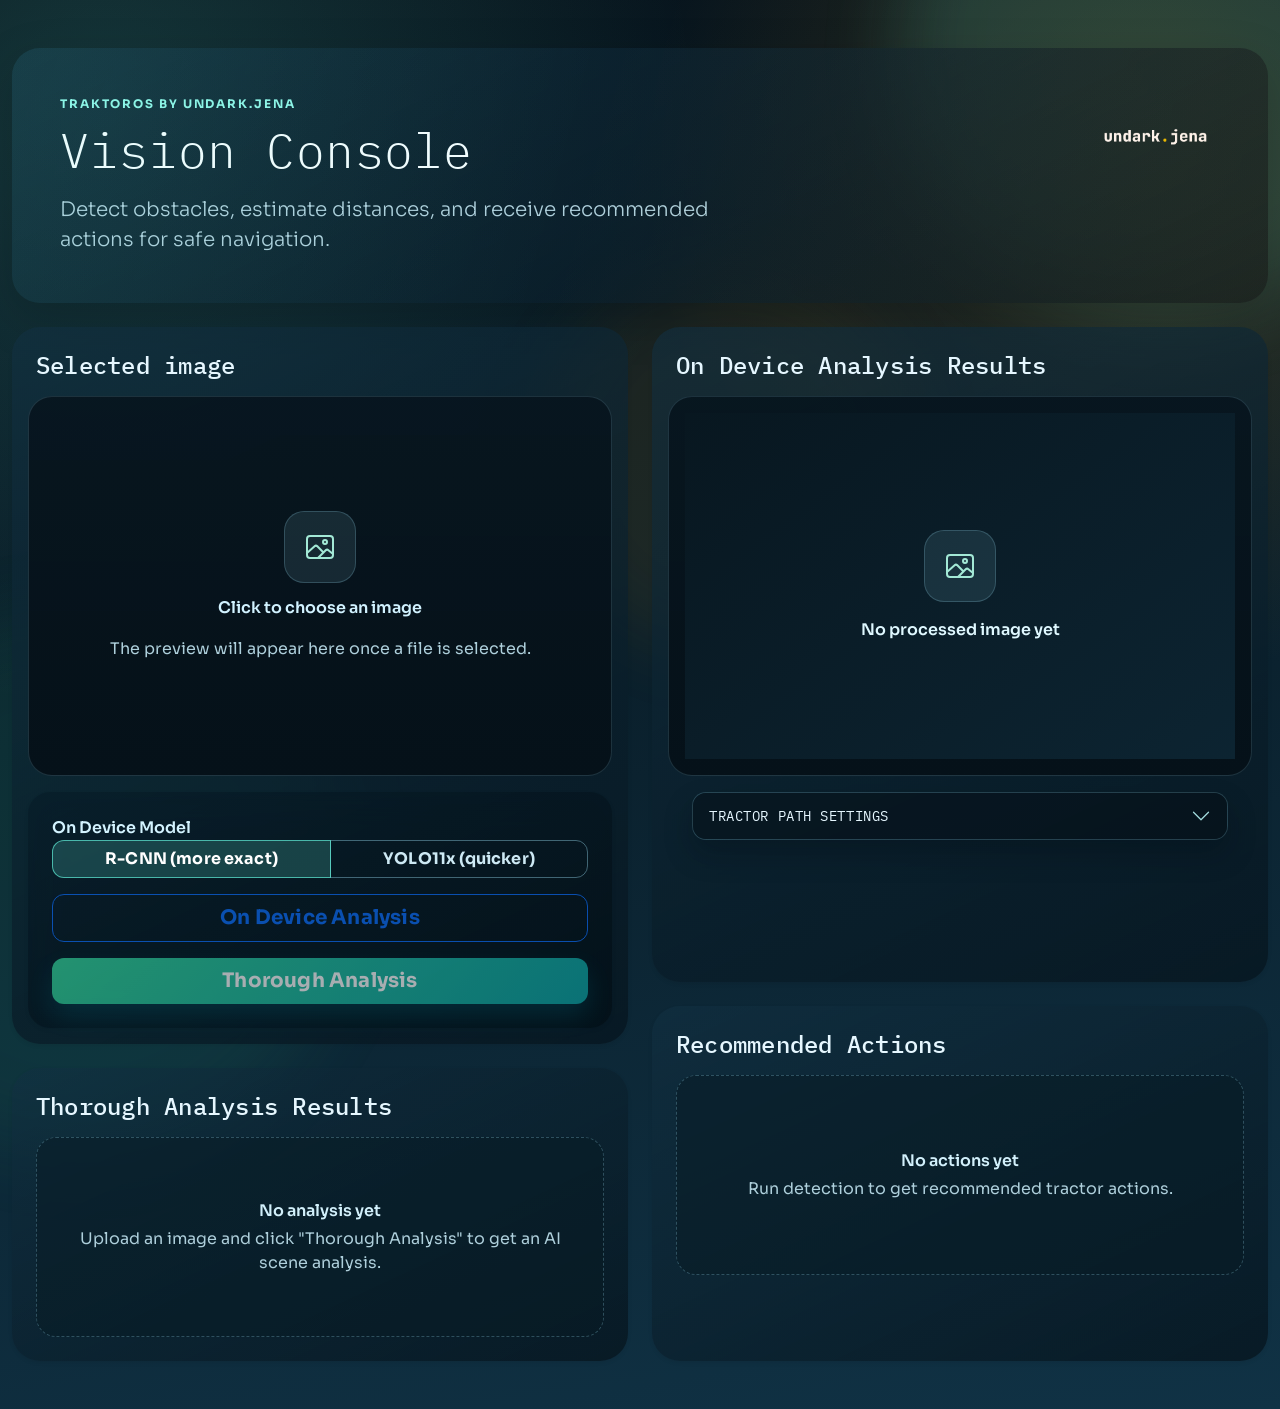
<file: frontend/index.html>
<!DOCTYPE html>
<html lang="en">
<head>
    <meta charset="UTF-8">
    <meta name="viewport" content="width=device-width, initial-scale=1.0">
    <title>Traktoros Vision Console</title>
    <link rel="preconnect" href="https://fonts.googleapis.com">
    <link rel="preconnect" href="https://fonts.gstatic.com" crossorigin>
    <link href="https://fonts.googleapis.com/css2?family=Inter:wght@400;500;600;700;800&family=Space+Grotesk:wght@500;700&display=swap" rel="stylesheet">
    <link href="https://cdn.jsdelivr.net/npm/bootstrap@5.3.3/dist/css/bootstrap.min.css" rel="stylesheet">
    <link rel="stylesheet" href="style.css">
</head>
<body class="app-shell">
    <div class="bg-orb bg-orb-1" aria-hidden="true"></div>
    <div class="bg-orb bg-orb-2" aria-hidden="true"></div>
    <div class="bg-orb bg-orb-3" aria-hidden="true"></div>
    <main class="container-fluid app-container py-4 py-lg-5">
        <section class="hero card border-0 shadow-lg mb-4">
            <div class="card-body p-4 p-lg-5">
                <div class="d-flex flex-column flex-lg-row gap-4 align-items-lg-center justify-content-between">
                    <div class="hero-copy">
                        <p class="eyebrow mb-2">Traktoros by undark.jena</p>
                        <h1 class="display-5 mb-3">Vision Console</h1>
                        <p class="lead mb-0 text-body-secondary">Detect obstacles, estimate distances, and receive recommended actions for safe navigation.</p>
                    </div>
                    <img src="icons/undark_logo.png" alt="undark.jena logo" class="align-self-start" style="height:80px;object-fit:contain;">
                    </div>
                </div>
            </div>
        </section>

        <section class="dashboard-grid">
            <div class="row g-4">
                <div class="col-12 col-xl-6 d-flex flex-column gap-4">
                    <article class="card panel-card border-0 shadow-sm flex-fill">
                        <div class="card-header bg-transparent border-0 pt-4 px-4 pb-0">
                            <h2 class="h4 mb-0">Selected image</h2>
                        </div>
                        <div class="card-body p-3">
                            <label for="imageInput" class="preview-frame preview-picker">
                                <div id="selectedImageEmptyState" class="preview-picker-content">
                                    <div class="preview-picker-icon">
                                        <img src="icons/image-outline.svg" alt="" aria-hidden="true">
                                    </div>
                                    <p class="mb-1 fw-semibold">Click to choose an image</p>
                                    <p class="mb-0 text-body-secondary">The preview will appear here once a file is selected.</p>
                                </div>
                                <img id="selectedImagePreview" class="preview-image d-none" alt="Selected image preview">
                            </label>
                            <input type="file" id="imageInput" class="d-none" accept="image/jpeg">
                            <div class="control-panel card border-0 shadow-sm mt-3">
                                <div class="card-body p-3 p-lg-4">
                                    <div class="d-flex flex-column gap-3">
                                        <div class="mode-toggle">
                                            <span class="form-label mb-0 fw-semibold">On Device Model</span>
                                            <div class="btn-group w-100" role="group" aria-label="On Device Model">
                                                <input type="radio" class="btn-check" name="model" id="modelFasterRCNN" value="fasterrcnn_resnet50_fpn" checked>
                                                <label class="btn btn-outline-primary" for="modelFasterRCNN">R-CNN (more exact)</label>

                                                <input type="radio" class="btn-check" name="model" id="modelYOLO11x" value="yolo11x">
                                                <label class="btn btn-outline-primary" for="modelYOLO11x">YOLO11x (quicker)</label>
                                            </div>
                                        </div>
                                        <button id="uploadBtn" class="btn btn-outline-primary btn-lg" disabled>On Device Analysis</button>
                                        <button id="bedrockBtn" class="btn btn-primary btn-lg" disabled>Thorough Analysis</button>
                                    </div>
                                </div>
                            </div>
                        </div>
                    </article>

                    <article class="card panel-card border-0 shadow-sm flex-fill">
                        <div class="card-header bg-transparent border-0 pt-4 px-4 pb-0">
                            <h2 class="h4 mb-0">Thorough Analysis Results</h2>
                        </div>
                        <div class="card-body p-4 pt-3">
                            <div id="bedrockEmpty" class="empty-slot">
                                <p class="mb-1 fw-semibold">No analysis yet</p>
                                <p class="mb-0 text-body-secondary">Upload an image and click "Thorough Analysis" to get an AI scene analysis.</p>
                            </div>
                            <div id="bedrockSkeleton" class="bedrock-skeleton d-none" aria-live="polite" aria-label="Loading analysis">
                                <div class="analysis-card placeholder-glow">
                                    <div class="analysis-card-header">
                                        <span class="placeholder col-4"></span>
                                        <span class="placeholder col-2"></span>
                                    </div>
                                    <span class="placeholder col-10"></span>
                                </div>
                                <div class="analysis-card placeholder-glow">
                                    <div class="analysis-card-header">
                                        <span class="placeholder col-4"></span>
                                        <span class="placeholder col-2"></span>
                                    </div>
                                    <span class="placeholder col-10"></span>
                                </div>
                                <div class="analysis-card placeholder-glow">
                                    <div class="analysis-card-header">
                                        <span class="placeholder col-4"></span>
                                        <span class="placeholder col-2"></span>
                                    </div>
                                    <span class="placeholder col-10"></span>
                                </div>
                                <div class="analysis-card placeholder-glow">
                                    <div class="analysis-card-header">
                                        <span class="placeholder col-4"></span>
                                        <span class="placeholder col-2"></span>
                                    </div>
                                    <span class="placeholder col-10"></span>
                                </div>
                            </div>
                            <div id="bedrockResults" class="d-none">
                                <div id="bedrockDetections" class="analysis-list"></div>
                            </div>
                        </div>
                    </article>
                </div>

                <div class="col-12 col-xl-6 d-flex flex-column gap-4">
                    <article class="card panel-card border-0 shadow-sm flex-fill">
                        <div class="card-header bg-transparent border-0 pt-4 px-4 pb-0">
                            <h2 class="h4 mb-0">On Device Analysis Results</h2>
                        </div>
                        <div class="card-body p-3">
                            <div class="preview-frame preview-frame-processed">
                                <div id="processedImagePlaceholder" class="preview-placeholder preview-placeholder-image">
                                    <div class="preview-placeholder-icon" aria-hidden="true">
                                        <img src="icons/image-outline.svg" alt="" aria-hidden="true">
                                    </div>
                                    <p class="placeholder-caption mb-0">No processed image yet</p>
                                </div>
                                <div id="processedSpinner" class="preview-placeholder preview-processing is-hidden" aria-live="polite" aria-label="Processing image">
                                    <div class="spinner-border text-primary" role="status"></div>
                                    <p class="mb-0 mt-3 fw-semibold">Processing image</p>
                                </div>
                                <canvas id="processedCanvas" class="preview-canvas d-none"></canvas>
                            </div>
                            <div class="px-4 pb-4 pt-3">
                                <div class="accordion mb-3" id="pathSettingsAccordion">
                                    <div class="accordion-item bg-transparent border">
                                        <h3 class="accordion-header" id="pathSettingsHeading">
                                            <button class="accordion-button collapsed" type="button" data-bs-toggle="collapse" data-bs-target="#pathSettingsCollapse" aria-expanded="false" aria-controls="pathSettingsCollapse">
                                                Tractor path settings
                                            </button>
                                        </h3>
                                        <div id="pathSettingsCollapse" class="accordion-collapse collapse" aria-labelledby="pathSettingsHeading" data-bs-parent="#pathSettingsAccordion">
                                            <div class="accordion-body pt-3">
                                                <div class="mode-toggle mb-3">
                                                    <span class="form-label mb-0 fw-semibold">Tractor width</span>
                                                    <div class="d-flex align-items-center gap-2">
                                                        <input type="range" class="form-range flex-grow-1" id="tractorWidth" min="10" max="200" value="90">
                                                        <span id="tractorWidthLabel" class="text-nowrap" style="min-width:3.5rem">90%</span>
                                                    </div>
                                                </div>
                                                <div class="mode-toggle">
                                                    <span class="form-label mb-0 fw-semibold">Horizon line</span>
                                                    <div class="d-flex align-items-center gap-2">
                                                        <input type="range" class="form-range flex-grow-1" id="horizonLine" min="5" max="80" value="36">
                                                        <span id="horizonLineLabel" class="text-nowrap" style="min-width:3.5rem">36%</span>
                                                    </div>
                                                </div>
                                            </div>
                                        </div>
                                    </div>
                                </div>
                                <div class="accordion mb-3 d-none" id="qualityAccordion">
                                    <div class="accordion-item bg-transparent border">
                                        <h3 class="accordion-header" id="qualityHeading">
                                            <button class="accordion-button collapsed" type="button" data-bs-toggle="collapse" data-bs-target="#qualityCollapse" aria-expanded="false" aria-controls="qualityCollapse">
                                                <span id="qualityBannerTitle">Image quality</span>
                                            </button>
                                        </h3>
                                        <div id="qualityCollapse" class="accordion-collapse collapse" aria-labelledby="qualityHeading" data-bs-parent="#qualityAccordion">
                                            <div class="accordion-body pt-3" id="qualityDetails"></div>
                                        </div>
                                    </div>
                                </div>
                                <h3 id="detectionInfoHeading" class="h6 mb-2 d-none">Detected objects</h3>
                                <div id="detectionInfo" class="detection-info"></div>
                                <div class="accordion mt-3 d-none" id="depthMapAccordion">
                                    <div class="accordion-item bg-transparent border">
                                        <h3 class="accordion-header" id="depthMapHeading">
                                            <button class="accordion-button collapsed" type="button" data-bs-toggle="collapse" data-bs-target="#depthMapCollapse" aria-expanded="false" aria-controls="depthMapCollapse">
                                                View Estimated Depth Map
                                            </button>
                                        </h3>
                                        <div id="depthMapCollapse" class="accordion-collapse collapse" aria-labelledby="depthMapHeading" data-bs-parent="#depthMapAccordion">
                                            <div class="accordion-body pt-3">
                                                <div id="depthMapContainer" class="d-none">
                                                    <img id="depthMapImage" class="preview-image" alt="Depth map" style="width:100%;border-radius:12px;">
                                                </div>
                                                <div id="depthMapEmpty" class="empty-slot">
                                                    <p class="mb-1 fw-semibold">No depth map yet</p>
                                                    <p class="mb-0 text-body-secondary">Run detection to generate a MiDaS depth estimate.</p>
                                                </div>
                                            </div>
                                        </div>
                                    </div>
                                </div>
                            </div>
                        </div>
                    </article>

                    <article class="card panel-card border-0 shadow-sm flex-fill">
                        <div class="card-header bg-transparent border-0 pt-4 px-4 pb-0">
                            <h2 class="h4 mb-0">Recommended Actions</h2>
                        </div>
                        <div class="card-body p-4 pt-3">
                            <div id="actionsEmpty" class="empty-slot">
                                <p class="mb-1 fw-semibold">No actions yet</p>
                                <p class="mb-0 text-body-secondary">Run detection to get recommended tractor actions.</p>
                            </div>
                            <div id="actionsResults" class="d-none">
                                <div id="actionsList" class="analysis-list"></div>
                            </div>
                        </div>
                    </article>
                </div>
            </div>
        </section>
    </main>

    <script src="https://cdn.jsdelivr.net/npm/bootstrap@5.3.3/dist/js/bootstrap.bundle.min.js"></script>
    <script src="app.js"></script>
</body>
</html>
</file>
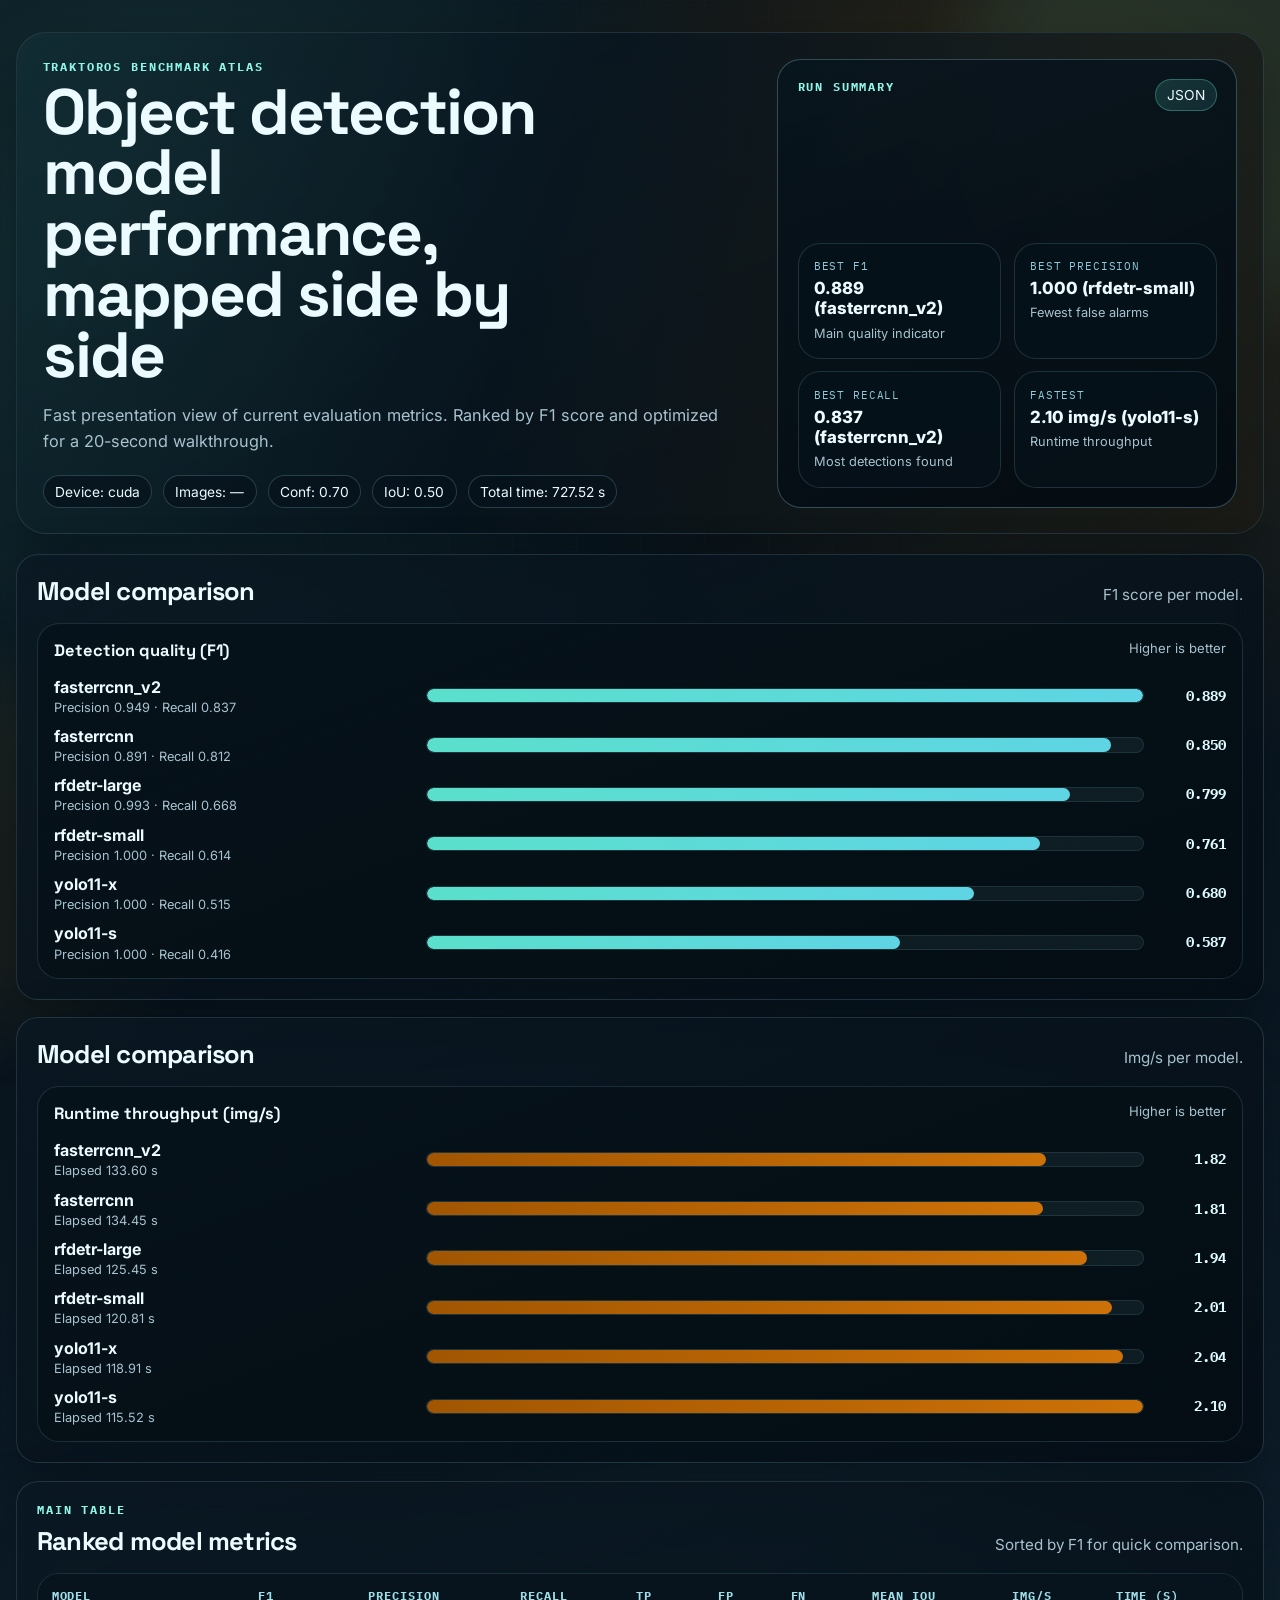
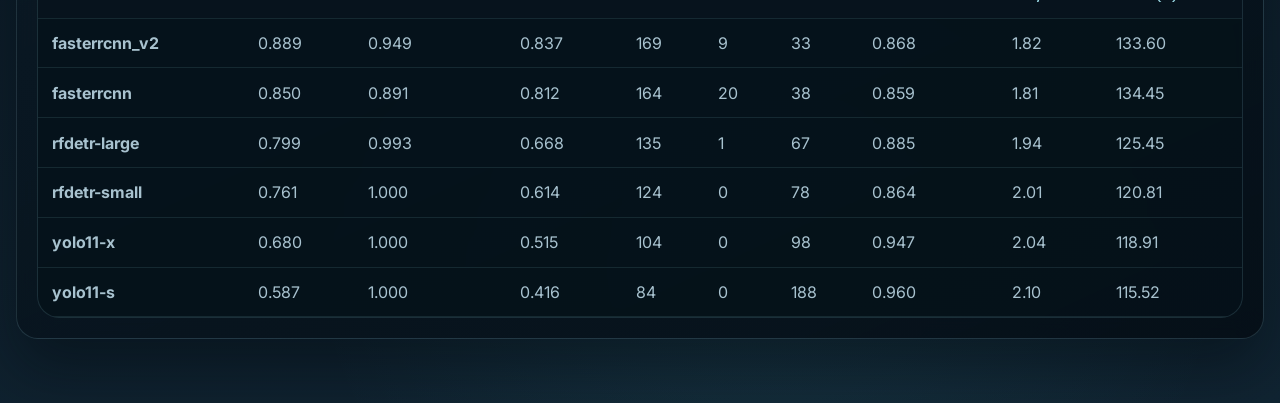
<file: frontend/model-comparison/index.html>
<!DOCTYPE html>
<html lang="en">
<head>
    <meta charset="UTF-8">
    <meta name="viewport" content="width=device-width, initial-scale=1.0">
    <title>Traktoros Model Comparison</title>
    <link rel="preconnect" href="https://fonts.googleapis.com">
    <link rel="preconnect" href="https://fonts.gstatic.com" crossorigin>
    <link href="https://fonts.googleapis.com/css2?family=Inter:wght@400;500;600;700;800&family=Space+Grotesk:wght@500;700&family=IBM+Plex+Mono:wght@400;500;600&display=swap" rel="stylesheet">
    <link rel="stylesheet" href="style.css">
</head>
<body>
    <div class="background-grid" aria-hidden="true"></div>
    <div class="orb orb-a" aria-hidden="true"></div>
    <div class="orb orb-b" aria-hidden="true"></div>

    <main class="shell">
        <section class="hero">
            <div class="hero-copy">
                <p class="eyebrow">Traktoros benchmark atlas</p>
                <h1>Object detection model performance, mapped side by side</h1>
                <p class="lead">
                    Fast presentation view of current evaluation metrics.
                    Ranked by F1 score and optimized for a 20-second walkthrough.
                </p>
                <div class="hero-meta" id="heroMeta"></div>
            </div>
            <aside class="hero-panel">
                <div class="hero-panel-header">
                    <span class="panel-kicker">Run summary</span>
                    <span class="panel-badge">JSON</span>
                </div>
                <div class="snapshot-grid" id="snapshotGrid"></div>
            </aside>
        </section>

        <section class="section-card">
            <div class="section-header compact">
                <div>
                    <h2>Model comparison</h2>
                </div>
                <p class="section-subtitle">F1 score per model.</p>
            </div>
            <div class="chart-stack single-chart">
                <div class="chart-card">
                    <div class="chart-header">
                        <h3>Detection quality (F1)</h3>
                        <span class="chart-caption">Higher is better</span>
                    </div>
                    <div id="f1Chart" class="bar-chart"></div>
                </div>
            </div>
        </section>

        <section class="section-card">
            <div class="section-header compact">
                <div>
                    <h2>Model comparison</h2>
                </div>
                <p class="section-subtitle">Img/s per model.</p>
            </div>
            <div class="chart-stack single-chart">
                <div class="chart-card">
                    <div class="chart-header">
                        <h3>Runtime throughput (img/s)</h3>
                        <span class="chart-caption">Higher is better</span>
                    </div>
                    <div id="imgPerSecChart" class="bar-chart"></div>
                </div>
            </div>
        </section>

        <section class="section-card">
            <div class="section-header compact">
                <div>
                    <p class="section-kicker">Main table</p>
                    <h2>Ranked model metrics</h2>
                </div>
                <p class="section-subtitle">Sorted by F1 for quick comparison.</p>
            </div>
            <div class="table-wrap">
                <table class="comparison-table">
                    <thead>
                        <tr>
                            <th>Model</th>
                            <th>F1</th>
                            <th>Precision</th>
                            <th>Recall</th>
                            <th>TP</th>
                            <th>FP</th>
                            <th>FN</th>
                            <th>Mean IoU</th>
                            <th>Img/s</th>
                            <th>Time (s)</th>
                        </tr>
                    </thead>
                    <tbody id="comparisonTableBody"></tbody>
                </table>
            </div>
        </section>
    </main>

    <script src="app.js"></script>
</body>
</html>
</file>
<file: frontend/style.css>
@import url('https://fonts.googleapis.com/css2?family=Sora:wght@400;500;600;700;800&family=IBM+Plex+Mono:wght@400;500;600&display=swap');

:root {
    --bg-0: #07131b;
    --bg-1: #0a1f2b;
    --bg-2: #103245;
    --panel: rgba(8, 26, 36, 0.74);
    --panel-strong: rgba(5, 20, 29, 0.86);
    --line: rgba(137, 200, 219, 0.26);
    --text: #e6f7ff;
    --muted: #a8c6d4;
    --accent: #5eead4;
    --accent-2: #f59e0b;
    --danger: #f87171;
    --ok: #22c55e;
}

* {
    margin: 0;
    padding: 0;
    box-sizing: border-box;
}

html,
body {
    min-height: 100%;
}

body {
    font-family: 'Sora', sans-serif;
    color: var(--text);
    background:
        radial-gradient(circle at 8% 8%, rgba(94, 234, 212, 0.16), transparent 34%),
        radial-gradient(circle at 90% 12%, rgba(245, 158, 11, 0.18), transparent 30%),
        linear-gradient(170deg, var(--bg-0) 0%, var(--bg-1) 46%, var(--bg-2) 100%);
    min-height: 100vh;
}

.app-shell {
    overflow-x: hidden;
    position: relative;
}

.bg-orb {
    position: fixed;
    width: 34rem;
    height: 34rem;
    border-radius: 50%;
    filter: blur(40px);
    z-index: 0;
    pointer-events: none;
    opacity: 0.35;
    animation: floatOrb 12s ease-in-out infinite;
}

.bg-orb-1 {
    top: -14rem;
    right: -10rem;
    background: rgba(94, 234, 212, 0.42);
}

.bg-orb-2 {
    bottom: -16rem;
    left: -12rem;
    background: rgba(52, 211, 153, 0.26);
    animation-delay: -3s;
}

.bg-orb-3 {
    top: 30%;
    left: 42%;
    width: 24rem;
    height: 24rem;
    background: rgba(245, 158, 11, 0.24);
    animation-delay: -7s;
}

.app-container {
    max-width: 1620px;
    margin: 0 auto;
    position: relative;
    z-index: 2;
}

.hero,
.panel-card,
.control-panel {
    background: linear-gradient(155deg, rgba(18, 49, 67, 0.58), rgba(7, 23, 33, 0.86));
    color: var(--text);
    backdrop-filter: blur(16px);
    border: 1px solid var(--line);
    box-shadow: 0 28px 50px rgba(1, 11, 18, 0.35);
}

.hero,
.panel-card {
    border-radius: 28px;
}

.hero {
    overflow: hidden;
    position: relative;
}

.hero::before {
    content: '';
    position: absolute;
    inset: 0;
    background: linear-gradient(105deg, rgba(94, 234, 212, 0.08), transparent 45%, rgba(245, 158, 11, 0.08));
    pointer-events: none;
}

.hero-copy {
    max-width: 720px;
}

.eyebrow {
    text-transform: uppercase;
    letter-spacing: 0.16em;
    font-size: 0.74rem;
    color: #8ef5e7;
    font-weight: 700;
}

.display-5,
.h4 {
    font-family: 'IBM Plex Mono', monospace;
    letter-spacing: 0.01em;
}

.display-5 {
    color: #f3fdff;
    text-wrap: balance;
}

.lead {
    color: var(--muted) !important;
}

.hero-metrics {
    display: grid;
    width: min(100%, 460px);
    grid-template-columns: repeat(2, minmax(0, 1fr));
    gap: 0.75rem;
}

.metric-pill {
    background: rgba(7, 21, 31, 0.74);
    border: 1px solid rgba(137, 200, 219, 0.24);
    border-radius: 15px;
    padding: 0.75rem 0.9rem;
    display: flex;
    flex-direction: column;
    gap: 0.22rem;
}

.metric-pill-wide {
    grid-column: span 2;
}

.metric-label {
    font-family: 'IBM Plex Mono', monospace;
    font-size: 0.72rem;
    letter-spacing: 0.04em;
    text-transform: uppercase;
    color: #8ec8db;
}

.metric-value {
    color: #f3fdff;
    font-weight: 700;
    font-size: 0.92rem;
    white-space: nowrap;
    overflow: hidden;
    text-overflow: ellipsis;
}

.panel-card {
    overflow: hidden;
}

.control-panel {
    min-width: min(100%, 460px);
    border-radius: 22px;
    border-color: rgba(94, 234, 212, 0.22);
    background: linear-gradient(155deg, rgba(8, 30, 42, 0.72), rgba(4, 17, 25, 0.9));
}

.form-label {
    color: #d3f3ff;
}

.status-hint {
    border-radius: 12px;
    border: 1px solid rgba(137, 200, 219, 0.24);
    background: rgba(6, 25, 35, 0.74);
    color: #a8c6d4;
    padding: 0.7rem 0.85rem;
    font-size: 0.88rem;
}

.btn {
    border-radius: 12px;
    font-weight: 700;
    letter-spacing: 0.01em;
}

.btn-primary {
    background: linear-gradient(132deg, #34d399 0%, #0ea5a8 100%);
    border: none;
    color: #06211e;
    box-shadow: 0 12px 26px rgba(6, 182, 212, 0.22);
}

.btn-primary:hover,
.btn-primary:focus-visible {
    background: linear-gradient(132deg, #4ade80 0%, #14b8a6 100%);
    color: #032018;
}

.btn-outline-primary {
    --bs-btn-color: #cde9f4;
    --bs-btn-border-color: rgba(137, 200, 219, 0.45);
    --bs-btn-hover-bg: rgba(94, 234, 212, 0.15);
    --bs-btn-hover-border-color: rgba(94, 234, 212, 0.6);
    --bs-btn-active-bg: rgba(94, 234, 212, 0.2);
    --bs-btn-active-border-color: rgba(94, 234, 212, 0.7);
}

.preview-frame {
    position: relative;
    min-height: 380px;
    display: flex;
    align-items: center;
    justify-content: center;
    border-radius: 24px;
    overflow: hidden;
    background: linear-gradient(180deg, rgba(8, 22, 31, 0.94), rgba(5, 17, 25, 1));
    border: 1px solid rgba(137, 200, 219, 0.18);
}

.preview-picker {
    display: flex;
    align-items: center;
    justify-content: center;
    text-decoration: none;
    cursor: pointer;
    padding: 1rem;
    transition: transform 0.22s ease, border-color 0.22s ease;
}

.preview-frame-processed {
    padding: 1rem;
}

.preview-picker:hover {
    border-color: rgba(94, 234, 212, 0.5);
    transform: translateY(-1px);
}

.preview-picker-content {
    display: flex;
    flex-direction: column;
    align-items: center;
    justify-content: center;
    text-align: center;
    gap: 0.8rem;
    color: #d1f2ff;
}

.preview-picker-content.is-hidden {
    display: none;
}

.preview-picker-icon,
.preview-placeholder-icon {
    width: 4.5rem;
    height: 4.5rem;
    border-radius: 1.25rem;
    display: grid;
    place-items: center;
    background: rgba(137, 200, 219, 0.12);
    border: 1px solid rgba(137, 200, 219, 0.24);
    color: #9cece0;
    flex: 0 0 auto;
}

.preview-picker-icon img,
.preview-placeholder-icon img {
    width: 2rem;
    height: 2rem;
    object-fit: contain;
    display: block;
    filter: invert(83%) sepia(21%) saturate(411%) hue-rotate(113deg) brightness(100%) contrast(95%);
}

.preview-placeholder,
.preview-processing {
    position: absolute;
    inset: 1rem;
    display: flex;
    flex-direction: column;
    align-items: center;
    justify-content: center;
    padding: 2rem;
}

.preview-picker .preview-placeholder,
.preview-picker .preview-processing {
    inset: 0;
}

.preview-placeholder {
    background: linear-gradient(145deg, rgba(8, 23, 32, 0.96), rgba(13, 38, 52, 0.9));
}

.preview-placeholder.is-hidden {
    display: none;
}

.preview-placeholder-image {
    gap: 1rem;
}

.placeholder-caption {
    color: #dff8ff;
    font-weight: 600;
}

.preview-image {
    width: min(100%, 92%);
    height: min(100%, 92%);
    max-width: 92%;
    max-height: 92%;
    margin: auto;
    object-fit: contain;
    display: block;
    background: #041118;
}

.preview-canvas {
    width: auto;
    height: auto;
    max-width: 92%;
    max-height: 92%;
    margin: auto;
    display: block;
    background: #041118;
}

.processing-overlay {
    z-index: 3;
    background: rgba(2, 13, 18, 0.72);
    color: var(--text);
}

.preview-processing.is-hidden {
    display: none;
}

.preview-processing:not(.is-hidden) {
    z-index: 3;
}

.detection-info {
    min-height: 1.5rem;
    color: #c7e8f4;
    font-size: 0.95rem;
    line-height: 1.55;
}

#detectionInfoHeading {
    font-family: 'IBM Plex Mono', monospace;
    font-size: 0.76rem;
    font-weight: 700;
    letter-spacing: 0.08em;
    text-transform: uppercase;
    color: #8ef5e7;
    display: flex;
    align-items: center;
    gap: 0.45rem;
    margin-bottom: 0.3rem !important;
    padding-bottom: 0;
}

#detectionInfoHeading::before {
    content: '';
    width: 0.5rem;
    height: 0.5rem;
    border-radius: 50%;
    background: linear-gradient(135deg, #5eead4, #22d3ee);
    box-shadow: 0 0 0 3px rgba(94, 234, 212, 0.16);
}

.detection-info .detection-item {
    display: flex;
    justify-content: space-between;
    gap: 1rem;
    padding: 0.35rem 0;
    border-top: 1px solid rgba(137, 200, 219, 0.16);
}

.detection-info .detection-item:first-child {
    border-top: 0;
}

.detection-info .detection-label {
    color: #effdff;
    font-weight: 600;
    display: inline-flex;
    align-items: center;
    gap: 0.7rem;
}

.detection-info .proximity-badge {
    font-size: 0.66rem;
    font-weight: 700;
    letter-spacing: 0.05em;
    border-radius: 999px;
    padding: 0.22rem 0.5rem;
    text-transform: uppercase;
    border: 1px solid transparent;
}

.detection-info .proximity-badge-far {
    background: rgba(148, 163, 184, 0.2) !important;
    color: #d1d5db !important;
    border-color: rgba(148, 163, 184, 0.35) !important;
}

.detection-info .proximity-badge-medium {
    background: rgba(245, 158, 11, 0.22) !important;
    color: #fde68a !important;
    border-color: rgba(245, 158, 11, 0.42) !important;
}

.detection-info .proximity-badge-near {
    background: rgba(239, 68, 68, 0.22) !important;
    color: #fecaca !important;
    border-color: rgba(239, 68, 68, 0.42) !important;
}

.detection-info .detection-confidence {
    color: #8ef5e7;
    font-variant-numeric: tabular-nums;
}

.analysis-list,
.bedrock-skeleton {
    display: flex;
    flex-direction: column;
    gap: 0.8rem;
}

.analysis-card {
    width: 100%;
    border-radius: 16px;
    border: 1px solid rgba(137, 200, 219, 0.24);
    background: rgba(6, 22, 30, 0.62);
    padding: 0.9rem 1rem;
    transition: transform 0.18s ease, border-color 0.18s ease;
}

.analysis-card:hover {
    transform: translateY(-1px);
    border-color: rgba(94, 234, 212, 0.35);
}

.analysis-card-header {
    display: flex;
    align-items: center;
    justify-content: space-between;
    gap: 1rem;
    margin-bottom: 0.45rem;
}

.analysis-card-title-wrap {
    display: inline-flex;
    align-items: center;
    gap: 0.55rem;
}

.analysis-card-left-icon {
    width: 1.45rem;
    height: 1.45rem;
    border-radius: 999px;
    display: inline-grid;
    place-items: center;
    background: rgba(137, 200, 219, 0.16);
}

.analysis-card-left-icon img {
    width: 0.92rem;
    height: 0.92rem;
    object-fit: contain;
    display: block;
    filter: invert(89%) sepia(16%) saturate(322%) hue-rotate(142deg) brightness(101%) contrast(96%);
}

.analysis-card-title {
    margin: 0;
    font-size: 0.95rem;
    font-weight: 700;
    color: #edfeff;
}

.analysis-status-icon {
    width: 1.45rem;
    height: 1.45rem;
    border-radius: 999px;
    display: inline-grid;
    place-items: center;
}

.analysis-status-icon img {
    width: 0.86rem;
    height: 0.86rem;
    object-fit: contain;
    display: block;
}

.analysis-status-icon.status-success {
    background: var(--ok);
}

.analysis-status-icon.status-success img {
    filter: invert(15%) sepia(44%) saturate(1199%) hue-rotate(98deg) brightness(93%) contrast(104%);
}

.analysis-status-icon.status-warning {
    background: var(--accent-2);
}

.analysis-status-icon.status-warning img {
    filter: invert(16%) sepia(37%) saturate(1936%) hue-rotate(359deg) brightness(98%) contrast(104%);
}

.analysis-status-icon.status-danger {
    background: var(--danger);
}

.analysis-status-icon.status-danger img {
    filter: invert(14%) sepia(53%) saturate(1987%) hue-rotate(346deg) brightness(91%) contrast(104%);
}

.analysis-status-icon.status-info {
    background: #93c5fd;
    opacity: 0;
}

.analysis-card-description {
    margin: 0;
    color: #c9e8f4;
    font-size: 0.9rem;
    line-height: 1.45;
}

.bedrock-skeleton .placeholder {
    background-color: rgba(137, 200, 219, 0.3);
    border-radius: 999px;
    min-height: 0.8rem;
}

.spinner-border {
    width: 3.25rem;
    height: 3.25rem;
    color: #5eead4 !important;
}

.empty-slot {
    min-height: 200px;
    border-radius: 20px;
    border: 1px dashed rgba(137, 200, 219, 0.3);
    background: rgba(8, 27, 38, 0.52);
    color: #d2f0fb;
    display: flex;
    flex-direction: column;
    justify-content: center;
    align-items: center;
    text-align: center;
    padding: 1.5rem;
}

.notes-block {
    display: grid;
    gap: 0.9rem;
}

.note-item {
    border-radius: 14px;
    border: 1px solid rgba(137, 200, 219, 0.24);
    background: rgba(5, 20, 29, 0.76);
    padding: 0.9rem 1rem;
}

.note-item h3 {
    font-family: 'IBM Plex Mono', monospace;
    font-size: 0.92rem;
    margin: 0 0 0.35rem;
    color: #ecfdff;
}

.badge {
    letter-spacing: 0.02em;
    color: #09303c !important;
    background: linear-gradient(125deg, #67e8f9, #5eead4) !important;
}

.text-body-secondary {
    color: #aecfdb !important;
}

.app-shell main,
.hero,
.panel-card {
    animation: revealUp 0.52s ease both;
}

@media (max-width: 1199.98px) {
    .hero-metrics {
        width: 100%;
    }
}

@media (max-width: 991.98px) {
    .preview-frame {
        min-height: 300px;
    }

    .bg-orb {
        opacity: 0.24;
    }
}

@media (max-width: 575.98px) {
    .hero,
    .panel-card,
    .control-panel {
        border-radius: 20px;
    }

    .preview-frame {
        min-height: 250px;
    }

    .hero-metrics {
        grid-template-columns: 1fr;
    }

    .metric-pill-wide {
        grid-column: span 1;
    }

    .display-5 {
        font-size: calc(1.28rem + 1.8vw);
    }
}

@keyframes floatOrb {
    0% {
        transform: translate3d(0, 0, 0);
    }

    50% {
        transform: translate3d(0, -20px, 0);
    }

    100% {
        transform: translate3d(0, 0, 0);
    }
}

@keyframes revealUp {
    from {
        opacity: 0;
        transform: translateY(10px);
    }

    to {
        opacity: 1;
        transform: translateY(0);
    }
}

.quality-banner {
    border-radius: 14px;
    padding: 0.75rem 0.9rem;
    margin-bottom: 0.75rem;
    margin-top: 0.65rem;
    font-size: 0.88rem;
    display: flex;
    align-items: center;
    justify-content: space-between;
    gap: 0.75rem;
    flex-wrap: wrap;
}

.quality-banner.quality-good {
    background: linear-gradient(135deg, rgba(34, 197, 94, 0.16), rgba(20, 184, 166, 0.13));
    border: 1px solid rgba(52, 211, 153, 0.42);
    color: #d3ffee;
}

.quality-banner.quality-warn {
    background: linear-gradient(135deg, rgba(245, 158, 11, 0.18), rgba(234, 179, 8, 0.1));
    border: 1px solid rgba(245, 158, 11, 0.42);
    color: #fff1be;
}

.quality-main {
    display: inline-flex;
    align-items: center;
    gap: 0.5rem;
    font-weight: 700;
}

.quality-title {
    line-height: 1.2;
}

.quality-icon {
    width: 1.05rem;
    height: 1.05rem;
    object-fit: contain;
    display: inline-block;
}

.quality-banner.quality-good .quality-icon {
    filter: invert(88%) sepia(23%) saturate(507%) hue-rotate(89deg) brightness(103%) contrast(98%);
}

.quality-banner.quality-warn .quality-icon {
    filter: invert(89%) sepia(43%) saturate(1235%) hue-rotate(334deg) brightness(102%) contrast(104%);
}

.quality-metrics {
    display: inline-flex;
    align-items: center;
    gap: 0.45rem;
    flex-wrap: wrap;
}

.quality-metric {
    display: inline-flex;
    align-items: baseline;
    gap: 0.3rem;
    border-radius: 10px;
    border: 1px solid rgba(137, 200, 219, 0.24);
    background: rgba(7, 23, 32, 0.42);
    padding: 0.2rem 0.45rem;
}

.quality-metric-label {
    text-transform: uppercase;
    letter-spacing: 0.04em;
    font-size: 0.66rem;
    color: rgba(218, 246, 255, 0.82);
    font-weight: 600;
}

.quality-metric-value {
    font-size: 0.8rem;
    font-variant-numeric: tabular-nums;
    color: rgba(230, 247, 255, 0.62);
    font-weight: 500;
}

#pathSettingsAccordion .accordion-item,
#depthMapAccordion .accordion-item,
#qualityAccordion .accordion-item {
    border-radius: 14px;
    border: 1px solid rgba(137, 200, 219, 0.24) !important;
    overflow: hidden;
    background: linear-gradient(155deg, rgba(8, 30, 42, 0.58), rgba(4, 17, 25, 0.78));
    box-shadow: 0 14px 28px rgba(1, 11, 18, 0.28);
}

#pathSettingsAccordion .accordion-button,
#depthMapAccordion .accordion-button,
#qualityAccordion .accordion-button {
    background: rgba(7, 21, 31, 0.72);
    color: #e6f7ff;
    border: 0;
    box-shadow: none;
    font-family: 'IBM Plex Mono', monospace;
    font-size: 0.88rem;
    text-transform: uppercase;
    letter-spacing: 0.04em;
    padding: 0.8rem 1rem;
}

#pathSettingsAccordion .accordion-button:not(.collapsed),
#depthMapAccordion .accordion-button:not(.collapsed),
#qualityAccordion .accordion-button:not(.collapsed) {
    background: linear-gradient(135deg, rgba(94, 234, 212, 0.18), rgba(34, 211, 238, 0.12));
    color: #eaffff;
}

#pathSettingsAccordion .accordion-button:focus,
#depthMapAccordion .accordion-button:focus,
#qualityAccordion .accordion-button:focus {
    box-shadow: inset 0 0 0 1px rgba(94, 234, 212, 0.55);
}

#pathSettingsAccordion .accordion-button::after,
#depthMapAccordion .accordion-button::after,
#qualityAccordion .accordion-button::after {
    filter: brightness(0) saturate(100%) invert(89%) sepia(22%) saturate(378%) hue-rotate(128deg) brightness(98%) contrast(96%);
    opacity: 0.9;
}

#pathSettingsAccordion .accordion-body,
#depthMapAccordion .accordion-body,
#qualityAccordion .accordion-body {
    border-top: 1px solid rgba(137, 200, 219, 0.16);
    background: rgba(6, 22, 30, 0.52);
    padding: 0.95rem 1rem 1rem;
}

#pathSettingsAccordion .mode-toggle {
    background: rgba(5, 20, 29, 0.62);
    border: 1px solid rgba(137, 200, 219, 0.18);
    border-radius: 12px;
    padding: 0.7rem 0.75rem;
}

#pathSettingsAccordion .form-label {
    display: block;
    margin-bottom: 0.45rem !important;
    color: #d9f4ff;
    font-size: 0.82rem;
    letter-spacing: 0.03em;
    text-transform: uppercase;
}

#pathSettingsAccordion #tractorWidthLabel,
#pathSettingsAccordion #horizonLineLabel {
    color: #daf6ff;
    font-weight: 700;
    font-size: 0.82rem;
    border: 1px solid rgba(137, 200, 219, 0.28);
    border-radius: 9px;
    padding: 0.2rem 0.45rem;
    background: rgba(10, 30, 42, 0.62);
    text-align: center;
}

.form-range::-webkit-slider-thumb {
    background: #4f86ff;
}
.form-range::-webkit-slider-runnable-track {
    background: rgba(148, 163, 184, 0.25);
}

#qualityAccordion .accordion-item.quality-good {
    border-color: rgba(34, 197, 94, 0.4) !important;
}
#qualityAccordion .accordion-item.quality-good .accordion-button {
    background: rgba(34, 197, 94, 0.1);
}
#qualityAccordion .accordion-item.quality-warn {
    border-color: rgba(234, 179, 8, 0.4) !important;
}
#qualityAccordion .accordion-item.quality-warn .accordion-button {
    background: rgba(234, 179, 8, 0.1);
}
</file>
<file: frontend/model-comparison/style.css>
@import url('https://fonts.googleapis.com/css2?family=Inter:wght@400;500;600;700;800&family=Space+Grotesk:wght@500;700&family=IBM+Plex+Mono:wght@400;500;600&display=swap');

:root {
    --bg-0: #071019;
    --bg-1: #0a1722;
    --bg-2: #102432;
    --panel: rgba(10, 23, 33, 0.78);
    --panel-strong: rgba(7, 17, 26, 0.94);
    --line: rgba(143, 200, 214, 0.18);
    --line-strong: rgba(143, 200, 214, 0.32);
    --text: #ecfbff;
    --muted: #a8c2cf;
    --accent: #5eead4;
    --accent-2: #f59e0b;
    --accent-3: #67e8f9;
    --warn: #fbbf24;
    --danger: #fb7185;
    --good: #34d399;
    --shadow: 0 28px 60px rgba(1, 7, 12, 0.42);
}

* {
    box-sizing: border-box;
}

html,
body {
    min-height: 100%;
}

body {
    margin: 0;
    color: var(--text);
    font-family: 'Inter', sans-serif;
    background:
        radial-gradient(circle at 12% 12%, rgba(94, 234, 212, 0.16), transparent 30%),
        radial-gradient(circle at 85% 10%, rgba(245, 158, 11, 0.18), transparent 28%),
        radial-gradient(circle at 60% 90%, rgba(103, 232, 249, 0.08), transparent 24%),
        linear-gradient(170deg, var(--bg-0) 0%, var(--bg-1) 48%, var(--bg-2) 100%);
    overflow-x: hidden;
}

.background-grid {
    position: fixed;
    inset: 0;
    pointer-events: none;
    opacity: 0.18;
    background-image:
        linear-gradient(rgba(143, 200, 214, 0.14) 1px, transparent 1px),
        linear-gradient(90deg, rgba(143, 200, 214, 0.14) 1px, transparent 1px);
    background-size: 64px 64px;
    mask-image: radial-gradient(circle at center, black 30%, transparent 100%);
}

.orb {
    position: fixed;
    border-radius: 999px;
    filter: blur(40px);
    opacity: 0.38;
    pointer-events: none;
    animation: drift 14s ease-in-out infinite;
}

.orb-a {
    width: 28rem;
    height: 28rem;
    top: -8rem;
    right: -8rem;
    background: rgba(94, 234, 212, 0.22);
}

.orb-b {
    width: 22rem;
    height: 22rem;
    bottom: -8rem;
    left: -10rem;
    background: rgba(245, 158, 11, 0.18);
    animation-delay: -4s;
}

.shell {
    width: min(1600px, calc(100% - 2rem));
    margin: 0 auto;
    padding: 2rem 0 4rem;
    position: relative;
    z-index: 1;
}

.hero,
.section-card {
    border: 1px solid var(--line);
    background: linear-gradient(155deg, rgba(10, 24, 35, 0.74), rgba(5, 14, 22, 0.92));
    box-shadow: var(--shadow);
    backdrop-filter: blur(14px);
}

.hero {
    display: grid;
    grid-template-columns: 1.4fr 0.9fr;
    gap: 1.2rem;
    padding: 1.6rem;
    border-radius: 30px;
    overflow: hidden;
    margin-bottom: 1.2rem;
}

.hero::before {
    content: '';
    position: absolute;
    inset: 0;
    background: linear-gradient(110deg, rgba(94, 234, 212, 0.08), transparent 42%, rgba(245, 158, 11, 0.08));
    pointer-events: none;
}

.hero-copy,
.hero-panel {
    position: relative;
    z-index: 1;
}

.eyebrow,
.section-kicker,
.panel-kicker {
    margin: 0 0 0.5rem;
    text-transform: uppercase;
    letter-spacing: 0.16em;
    font-family: 'IBM Plex Mono', monospace;
    font-size: 0.72rem;
    color: #8ef5e7;
    font-weight: 700;
}

.hero h1,
.section-header h2 {
    margin: 0;
    font-family: 'Space Grotesk', sans-serif;
    letter-spacing: -0.03em;
}

.hero h1 {
    max-width: 14ch;
    font-size: clamp(2.6rem, 5vw, 5rem);
    line-height: 0.95;
}

.lead,
.section-subtitle,
.card-muted,
.table-wrap td,
.table-wrap th {
    color: var(--muted);
}

.lead {
    max-width: 70ch;
    margin: 1rem 0 0;
    line-height: 1.6;
    font-size: 1.02rem;
}

.hero-meta {
    display: flex;
    flex-wrap: wrap;
    gap: 0.7rem;
    margin-top: 1.35rem;
}

.meta-chip,
.panel-badge,
.metric-chip,
.table-pill {
    display: inline-flex;
    align-items: center;
    gap: 0.4rem;
    padding: 0.45rem 0.7rem;
    border-radius: 999px;
    border: 1px solid rgba(143, 200, 214, 0.24);
    background: rgba(8, 19, 28, 0.72);
    color: var(--text);
    font-size: 0.86rem;
}

.panel-badge,
.table-pill {
    background: linear-gradient(135deg, rgba(94, 234, 212, 0.16), rgba(103, 232, 249, 0.1));
    border-color: rgba(94, 234, 212, 0.32);
}

.hero-panel {
    display: flex;
    flex-direction: column;
    justify-content: space-between;
    gap: 1rem;
    padding: 1.2rem;
    border-radius: 24px;
    background: linear-gradient(160deg, rgba(8, 21, 31, 0.82), rgba(4, 12, 18, 0.94));
    border: 1px solid var(--line-strong);
}

.hero-panel-header,
.section-header,
.chart-header {
    display: flex;
    align-items: flex-start;
    justify-content: space-between;
    gap: 1rem;
}

.snapshot-grid {
    display: grid;
    grid-template-columns: repeat(2, minmax(0, 1fr));
    gap: 0.8rem;
}

.snapshot-card,
.note-card,
.chart-card,
.model-card,
.table-wrap,
.section-card {
    border-radius: 22px;
}

.snapshot-card {
    padding: 0.95rem;
    background: rgba(6, 18, 26, 0.8);
    border: 1px solid rgba(143, 200, 214, 0.18);
}

.snapshot-label,
.metric-label,
.small-label {
    display: block;
    font-family: 'IBM Plex Mono', monospace;
    text-transform: uppercase;
    letter-spacing: 0.08em;
    color: #8ec8db;
    font-size: 0.67rem;
    margin-bottom: 0.32rem;
}

.snapshot-value,
.metric-value {
    font-size: 1.05rem;
    font-weight: 800;
    line-height: 1.2;
}

.snapshot-note {
    display: block;
    margin-top: 0.4rem;
    color: var(--muted);
    font-size: 0.8rem;
    line-height: 1.4;
}

.section-card {
    padding: 1.25rem;
    margin-top: 1.1rem;
}

.section-header.compact {
    align-items: end;
}

.section-header h2 {
    font-size: clamp(1.4rem, 2vw, 2rem);
}

.section-subtitle {
    margin: 0;
    max-width: 48ch;
    line-height: 1.5;
    font-size: 0.95rem;
}

.notes-grid {
    display: grid;
    grid-template-columns: repeat(5, minmax(0, 1fr));
    gap: 0.8rem;
}

.note-card {
    padding: 1rem;
    background: rgba(7, 20, 30, 0.82);
    border: 1px solid rgba(143, 200, 214, 0.18);
}

.note-card h3,
.model-card h3 {
    margin: 0 0 0.5rem;
    font-family: 'Space Grotesk', sans-serif;
    font-size: 1rem;
}

.note-card p,
.model-card p,
.model-metric .metric-note {
    margin: 0;
    color: var(--muted);
    line-height: 1.5;
    font-size: 0.9rem;
}

.chart-stack {
    display: grid;
    grid-template-columns: repeat(3, minmax(0, 1fr));
    gap: 0.85rem;
    margin-top: 1rem;
}

.chart-stack.single-chart {
    grid-template-columns: 1fr;
}

.chart-stack.two-charts {
    grid-template-columns: 1fr;
}

.chart-card {
    padding: 1rem;
    background: linear-gradient(160deg, rgba(7, 19, 27, 0.9), rgba(4, 14, 20, 0.94));
    border: 1px solid rgba(143, 200, 214, 0.16);
}

.chart-header h3 {
    margin: 0;
    font-size: 1.03rem;
    font-family: 'Space Grotesk', sans-serif;
}

.chart-caption {
    color: var(--muted);
    font-size: 0.82rem;
}

.bar-chart {
    display: grid;
    gap: 0.7rem;
    margin-top: 1rem;
}

.bar-row {
    display: grid;
    grid-template-columns: minmax(8rem, 1.5fr) minmax(0, 3fr) auto;
    gap: 0.8rem;
    align-items: center;
}

.bar-label {
    display: flex;
    flex-direction: column;
    gap: 0.2rem;
}

.bar-name {
    font-weight: 700;
    line-height: 1.25;
}

.bar-sub {
    font-size: 0.8rem;
    color: var(--muted);
}

.bar-track {
    position: relative;
    height: 0.95rem;
    border-radius: 999px;
    background: rgba(143, 200, 214, 0.08);
    overflow: hidden;
    border: 1px solid rgba(143, 200, 214, 0.12);
}

.bar-metrics {
    display: grid;
    gap: 0.45rem;
}

.bar-duo {
    display: grid;
    grid-template-columns: auto minmax(0, 1fr) auto;
    gap: 0.6rem;
    align-items: center;
}

.bar-mini-label {
    width: 3.2rem;
    font-family: 'IBM Plex Mono', monospace;
    text-transform: uppercase;
    letter-spacing: 0.06em;
    font-size: 0.72rem;
    color: #9edee9;
}

.bar-fill {
    position: absolute;
    inset: 0 auto 0 0;
    border-radius: inherit;
    background: linear-gradient(90deg, rgba(94, 234, 212, 0.95), rgba(103, 232, 249, 0.9));
}

.bar-fill.alt {
    background: linear-gradient(90deg, rgba(168, 88, 0, 0.96), rgba(217, 119, 6, 0.94));
}

.bar-fill.danger {
    background: linear-gradient(90deg, rgba(251, 113, 133, 0.95), rgba(244, 114, 182, 0.88));
}

.bar-value {
    min-width: 4.3rem;
    text-align: right;
    font-weight: 700;
    font-family: 'IBM Plex Mono', monospace;
    font-size: 0.86rem;
    color: #dffbff;
}

.cards-grid {
    display: grid;
    grid-template-columns: repeat(2, minmax(0, 1fr));
    gap: 0.9rem;
    margin-top: 1rem;
}

.model-card {
    padding: 1.05rem;
    background: linear-gradient(155deg, rgba(9, 21, 31, 0.84), rgba(4, 13, 19, 0.96));
    border: 1px solid rgba(143, 200, 214, 0.16);
}

.model-topline {
    display: flex;
    justify-content: space-between;
    gap: 1rem;
    align-items: start;
}

.model-family {
    display: inline-flex;
    align-items: center;
    gap: 0.4rem;
    padding: 0.22rem 0.52rem;
    border-radius: 999px;
    background: rgba(94, 234, 212, 0.12);
    color: #b7fff4;
    border: 1px solid rgba(94, 234, 212, 0.24);
    font-size: 0.72rem;
    font-family: 'IBM Plex Mono', monospace;
    text-transform: uppercase;
    letter-spacing: 0.06em;
}

.model-score {
    font-family: 'IBM Plex Mono', monospace;
    font-size: 0.88rem;
    padding: 0.3rem 0.5rem;
    border-radius: 10px;
    background: rgba(245, 158, 11, 0.12);
    border: 1px solid rgba(245, 158, 11, 0.22);
    color: #ffe7b5;
}

.model-tag-row {
    display: flex;
    flex-wrap: wrap;
    gap: 0.5rem;
    margin-top: 0.8rem;
}

.metric-grid {
    display: grid;
    grid-template-columns: repeat(3, minmax(0, 1fr));
    gap: 0.7rem;
    margin-top: 0.95rem;
}

.model-metric {
    padding: 0.7rem;
    border-radius: 14px;
    border: 1px solid rgba(143, 200, 214, 0.14);
    background: rgba(6, 18, 26, 0.72);
}

.metric-value.missing {
    color: rgba(236, 251, 255, 0.42);
    font-weight: 600;
}

.metric-note {
    display: block;
    margin-top: 0.28rem;
    font-size: 0.76rem;
}

.sources {
    display: flex;
    flex-wrap: wrap;
    gap: 0.45rem;
    margin-top: 0.9rem;
}

.source-link {
    color: #8ef5e7;
    text-decoration: none;
    font-size: 0.8rem;
    padding: 0.35rem 0.55rem;
    border-radius: 999px;
    border: 1px solid rgba(94, 234, 212, 0.26);
    background: rgba(6, 18, 26, 0.75);
}

.source-link:hover {
    border-color: rgba(94, 234, 212, 0.5);
    background: rgba(94, 234, 212, 0.12);
}

.table-wrap {
    overflow: auto;
    border: 1px solid rgba(143, 200, 214, 0.16);
    background: rgba(6, 18, 26, 0.78);
    margin-top: 1rem;
}

.comparison-table {
    width: 100%;
    border-collapse: collapse;
    min-width: 1080px;
}

.comparison-table th,
.comparison-table td {
    text-align: left;
    padding: 0.9rem 0.85rem;
    border-bottom: 1px solid rgba(143, 200, 214, 0.12);
    vertical-align: top;
}

.comparison-table th {
    position: sticky;
    top: 0;
    background: rgba(8, 20, 30, 0.98);
    font-family: 'IBM Plex Mono', monospace;
    font-size: 0.74rem;
    text-transform: uppercase;
    letter-spacing: 0.08em;
    color: #9edee9;
    z-index: 1;
}

.row-top {
    display: flex;
    align-items: center;
    gap: 0.5rem;
    margin-bottom: 0.3rem;
}

.model-badge {
    display: inline-flex;
    align-items: center;
    justify-content: center;
    min-width: 2.3rem;
    padding: 0.2rem 0.45rem;
    border-radius: 999px;
    background: rgba(94, 234, 212, 0.14);
    color: #a9fff0;
    border: 1px solid rgba(94, 234, 212, 0.24);
    font-family: 'IBM Plex Mono', monospace;
    font-size: 0.72rem;
}

.cell-small {
    font-size: 0.84rem;
    color: var(--muted);
}

.compare-pill {
    display: inline-flex;
    padding: 0.3rem 0.45rem;
    border-radius: 10px;
    background: rgba(143, 200, 214, 0.1);
    border: 1px solid rgba(143, 200, 214, 0.14);
    font-family: 'IBM Plex Mono', monospace;
    font-size: 0.8rem;
}

.empty-state {
    color: var(--muted);
    padding: 0.75rem 0;
}

@keyframes drift {
    0% {
        transform: translate3d(0, 0, 0);
    }
    50% {
        transform: translate3d(0, -18px, 0);
    }
    100% {
        transform: translate3d(0, 0, 0);
    }
}

@media (max-width: 1180px) {
    .hero,
    .chart-stack,
    .notes-grid,
    .cards-grid,
    .metric-grid {
        grid-template-columns: 1fr;
    }

    .hero h1 {
        max-width: none;
    }
}

@media (max-width: 720px) {
    .shell {
        width: min(100% - 1rem, 1600px);
        padding-top: 1rem;
    }

    .hero,
    .section-card {
        border-radius: 22px;
    }

    .bar-row {
        grid-template-columns: 1fr;
        gap: 0.35rem;
    }

    .bar-duo {
        grid-template-columns: 1fr;
        gap: 0.2rem;
    }

    .bar-mini-label {
        width: auto;
    }

    .bar-value {
        text-align: left;
    }
}
</file>
